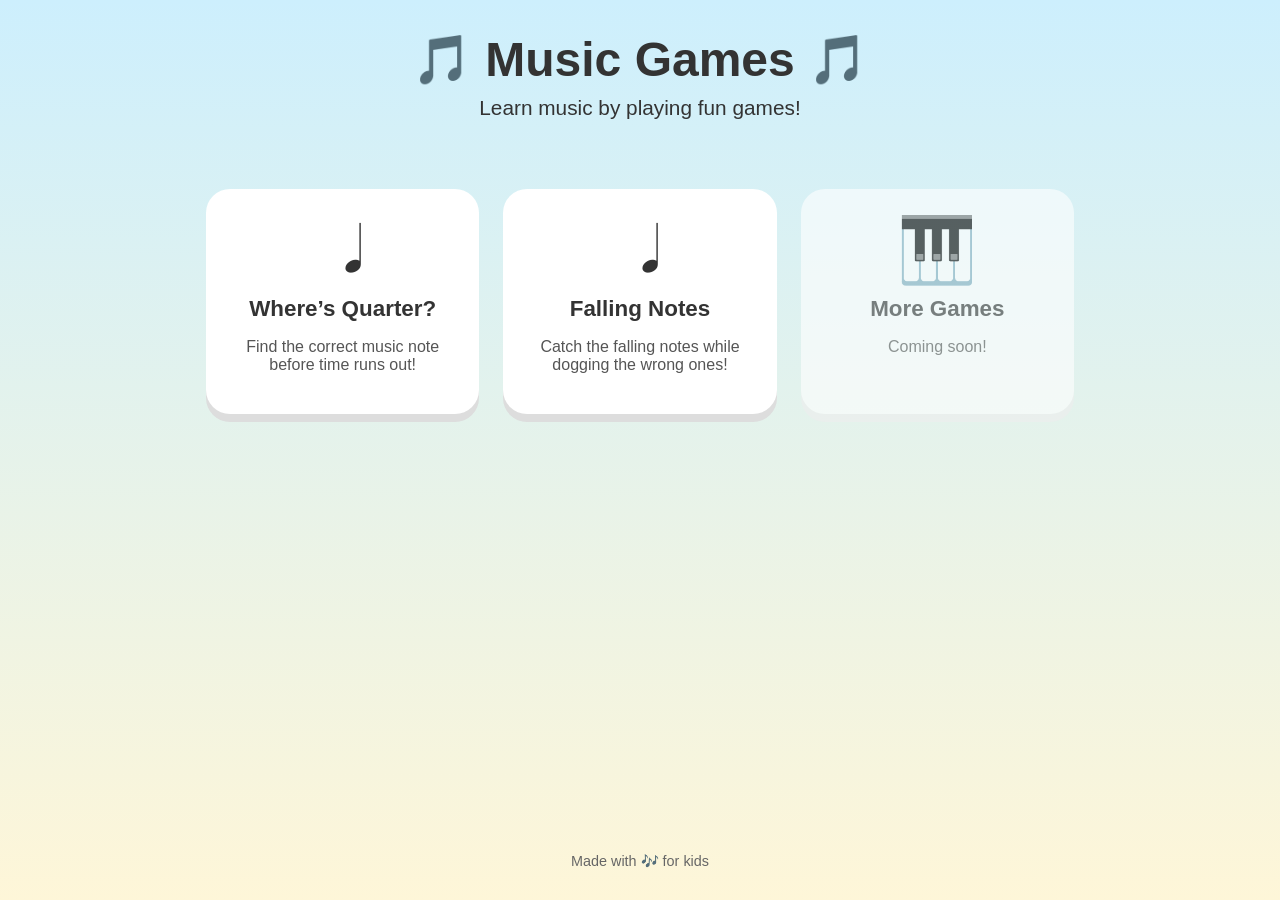
<file: index.html>
<!DOCTYPE html>
<html lang="en">
<head>
  <meta charset="UTF-8" />
  <title>Music Games</title>
  <meta name="viewport" content="width=device-width, initial-scale=1.0" />
  <link rel="stylesheet" href="style.css" />
</head>
<body>
  <header class="hero">
    <h1>🎵 Music Games 🎵</h1>
    <p>Learn music by playing fun games!</p>
  </header>

  <main class="game-grid">
    <a class="game-card" href="games/where-quater/index.html">
      <div class="game-icon">𝅘𝅥</div>
      <h2>Where’s Quarter?</h2>
      <p>Find the correct music note before time runs out!</p>
    </a>

    <a class="game-card" href="games/falling-notes/index.html">
      <div class="game-icon">𝅘𝅥</div>
      <h2>Falling Notes</h2>
      <p>Catch the falling notes while dogging the wrong ones!</p>
    </a>

    <!-- Placeholder for future games -->
    <div class="game-card coming-soon">
      <div class="game-icon">🎹</div>
      <h2>More Games</h2>
      <p>Coming soon!</p>
    </div>
  </main>

  <footer>
    <p>Made with 🎶 for kids</p>
  </footer>
</body>
</html>
</file>
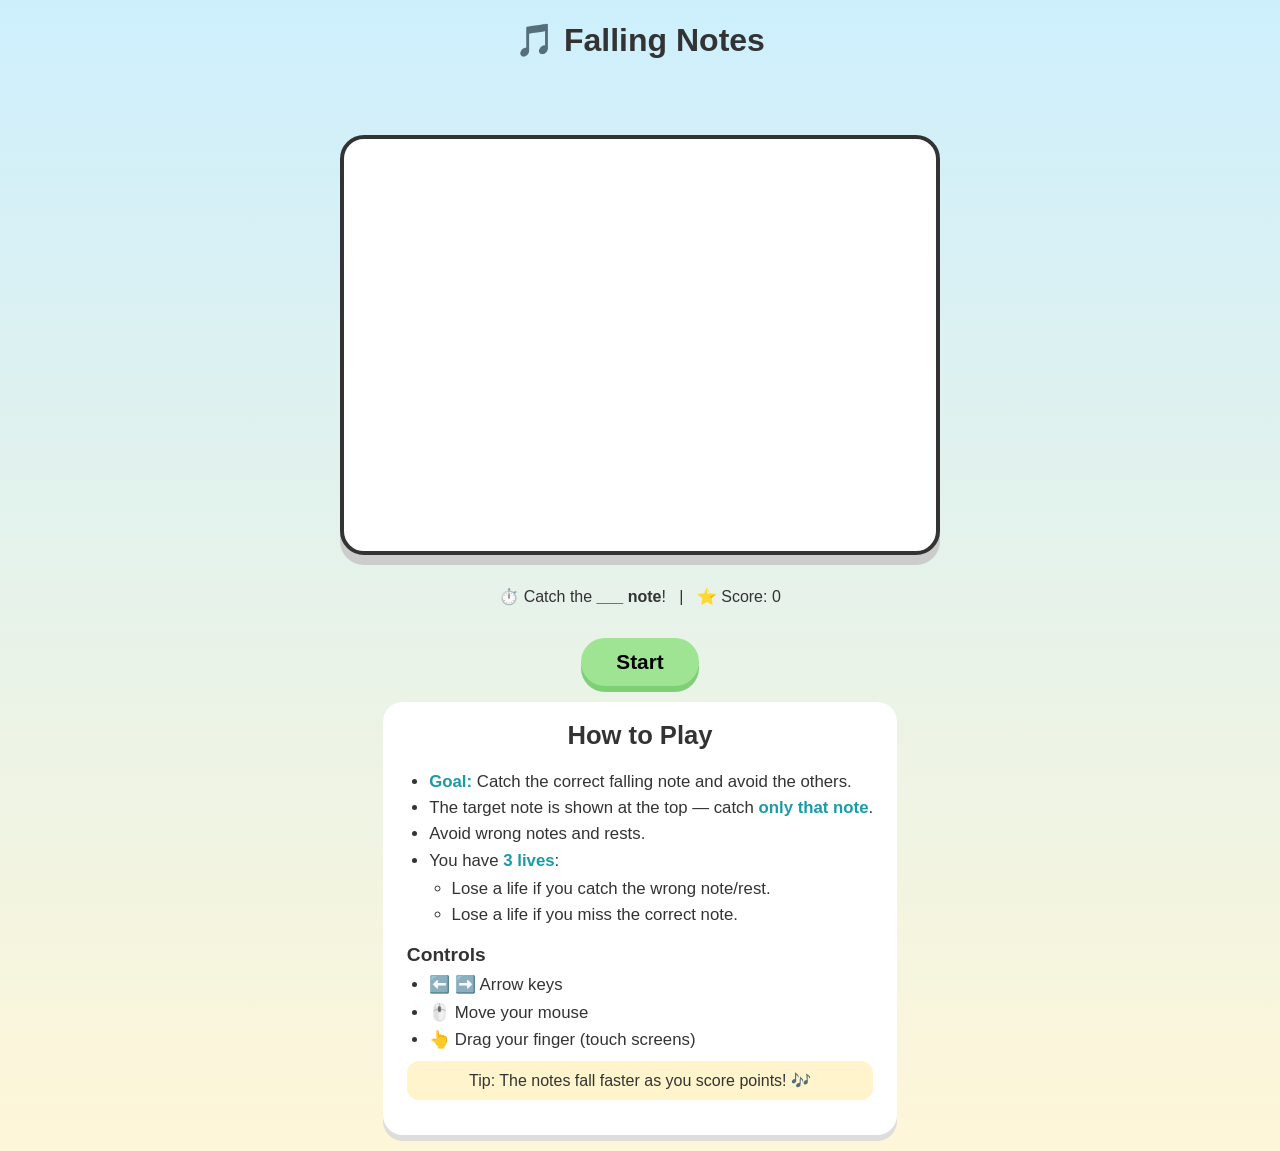
<file: games/falling-notes/index.html>
<!DOCTYPE html>
<html lang="en">

<head>
  <meta charset="UTF-8" />
  <title>Falling Notes</title>
  <meta name="viewport" content="width=device-width, initial-scale=1.0" />

  <link rel="stylesheet" href="../../style.css">
  <link rel="stylesheet" href="style.css">
</head>

<body>
  <h1>🎵 Falling Notes</h1>

  <p id="status"></p>

  <canvas id="canvas"></canvas>

  <p>
    ⏱️ Catch the <strong><span id="target-note">___</span> note</strong>!
    &nbsp; | &nbsp;
    ⭐ Score: <span id="score">0</span>
  </p>

  <button id="start-btn">Start</button>


  <section class="instructions">
    <h2>How to Play</h2>
    <ul>
      <li><strong>Goal:</strong> Catch the correct falling note and avoid the others.</li>
      <li>The target note is shown at the top — catch <strong>only that note</strong>.</li>
      <li>Avoid wrong notes and rests.</li>
      <li>You have <strong>3 lives</strong>:
        <ul>
          <li>Lose a life if you catch the wrong note/rest.</li>
          <li>Lose a life if you miss the correct note.</li>
        </ul>
      </li>
    </ul>

    <h3>Controls</h3>
    <ul>
      <li>⬅️ ➡️ Arrow keys</li>
      <li>🖱️ Move your mouse</li>
      <li>👆 Drag your finger (touch screens)</li>
    </ul>

    <p class="tip">Tip: The notes fall faster as you score points! 🎶</p>
  </section>

  <script src="../../notes.js"></script>
  <script src="game.js" defer></script>
</body>

</html>
</file>
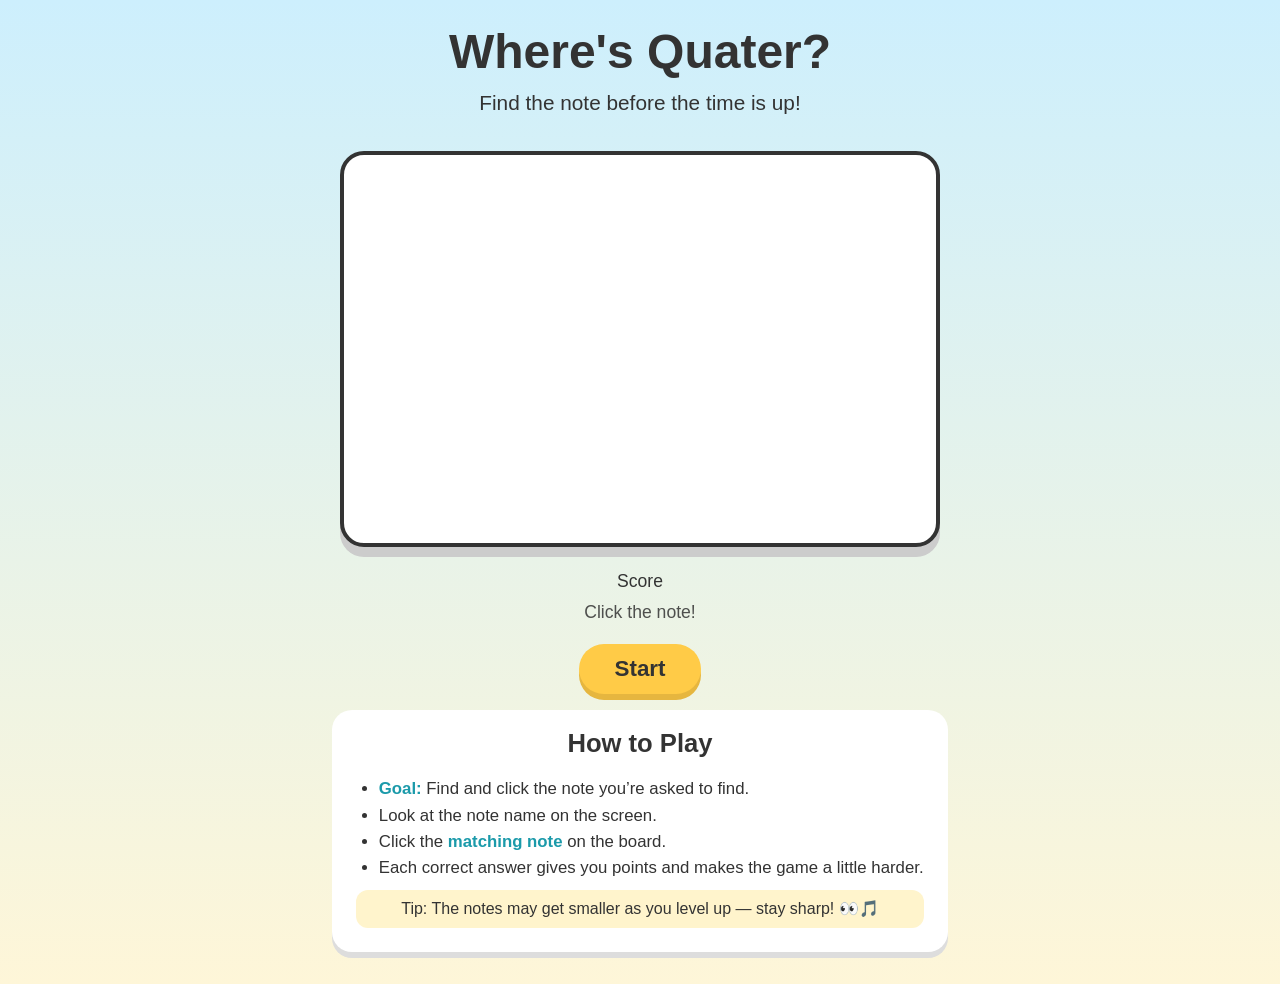
<file: games/where-quater/index.html>
<!DOCTYPE html>
<html lang="en">

<head>
  <meta charset="UTF-8">
  <title>Where's Quater?</title>
  <meta name="viewport" content="width=device-width, initial-scale=1.0">
  <link rel="stylesheet" href="style.css">
  <link rel="stylesheet" href="../../style.css">
</head>

<body>
  <h1>Where's Quater?</h1>

  <p id="status">Find the note before the time is up!</p>

  <canvas id="canvas"></canvas>

  <p><span id="timer"></span> Score <span id="score"></span></p>

  <p class="hint">Click the <span id="note-name"></span> note!</p>
  <button id="start-btn">Start</button>

  <section class="instructions">
    <h2>How to Play</h2>
    <ul>
      <li><strong>Goal:</strong> Find and click the note you’re asked to find.</li>
      <li>Look at the note name on the screen.</li>
      <li>Click the <strong>matching note</strong> on the board.</li>
      <li>Each correct answer gives you points and makes the game a little harder.</li>
    </ul>
    <p class="tip">Tip: The notes may get smaller as you level up — stay sharp! 👀🎵</p>
  </section>

  <script src="../../notes.js"></script>
  <script src="game.js" defer></script>

</body>

</html>
</file>
<file: style.css>
/* -------------------------------
   Global Reset & Base
-------------------------------- */
* {
  box-sizing: border-box;
}

body {
  margin: 0;
  min-height: 100vh;
  font-family: "Comic Sans MS", "Trebuchet MS", sans-serif;
  background: linear-gradient(180deg, #cdeffd, #fef6d8);
  color: #333;
  display: flex;
  flex-direction: column;
  align-items: center;
}

/* -------------------------------
   Header / Hero
-------------------------------- */
.hero {
  text-align: center;
  padding: 2rem 1rem;
}

.hero h1 {
  font-size: 3rem;
  margin: 0;
}

.hero p {
  font-size: 1.3rem;
  margin-top: 0.5rem;
}

/* -------------------------------
   Game Grid
-------------------------------- */
.game-grid {
  width: 100%;
  max-width: 900px;
  padding: 1rem;
  display: grid;
  grid-template-columns: repeat(auto-fit, minmax(220px, 1fr));
  gap: 1.5rem;
}

/* -------------------------------
   Game Card
-------------------------------- */
.game-card {
  background: white;
  border-radius: 24px;
  padding: 1.5rem;
  text-align: center;
  text-decoration: none;
  color: inherit;
  box-shadow: 0 8px 0 #ddd;
  transition: transform 0.15s ease, box-shadow 0.15s ease;
}

.game-card:hover {
  transform: translateY(-6px);
  box-shadow: 0 14px 0 #ccc;
}

.game-card:active {
  transform: translateY(2px);
  box-shadow: 0 4px 0 #ccc;
}

/* -------------------------------
   Icons & Text
-------------------------------- */
.game-icon {
  font-size: 4rem;
  margin-bottom: 0.5rem;
}

.game-card h2 {
  margin: 0.5rem 0;
  font-size: 1.4rem;
}

.game-card p {
  font-size: 1rem;
  color: #555;
}

/* -------------------------------
   Coming Soon
-------------------------------- */
.coming-soon {
  opacity: 0.6;
  cursor: default;
  box-shadow: 0 8px 0 #eee;
}

.coming-soon:hover {
  transform: none;
}

/* -------------------------------
   Instructions (NEW)
-------------------------------- */
.instructions {
  background: white;
  border-radius: 20px;
  padding: 1.2rem 1.5rem;
  margin: 1rem auto;
  max-width: 700px;
  box-shadow: 0 6px 0 #ddd;
  text-align: left;
}

.instructions h2 {
  margin-top: 0;
  font-size: 1.6rem;
  text-align: center;
}

.instructions h3 {
  margin-bottom: 0.3rem;
  font-size: 1.2rem;
}

.instructions ul {
  padding-left: 1.4rem;
  margin: 0.5rem 0;
}

.instructions li {
  margin-bottom: 0.4rem;
  font-size: 1.05rem;
}

.instructions strong {
  color: #1b9aaa;
}

/* Tip box */
.instructions .tip {
  margin-top: 0.7rem;
  padding: 0.6rem 0.8rem;
  background: #fff4cc;
  border-radius: 12px;
  font-size: 1rem;
  text-align: center;
}

/* -------------------------------
   Footer
-------------------------------- */
footer {
  margin-top: auto;
  padding: 1rem;
  font-size: 0.9rem;
  color: #666;
}
</file>
<file: games/falling-notes/style.css>
canvas {
  display: block;
  margin: 1rem auto;
  background: #ffffff;
  border-radius: 24px;
  border: 4px solid #333;
  box-shadow: 0 10px 0 #ccc;
  width: min(90vw, 600px);
  height: 420px;
}

#status {
  font-size: 1.2rem;
}

#start-btn {
  margin-top: 1rem;
  padding: 0.75rem 2.2rem;
  font-size: 1.3rem;
  border-radius: 999px;
  border: none;
  background: #9ee493;
  font-weight: bold;
  cursor: pointer;
  box-shadow: 0 6px 0 #7fcf77;
}

#start-btn:active {
  transform: translateY(4px);
  box-shadow: 0 2px 0 #7fcf77;
}

@keyframes shake {
  0% { transform: translateX(0); }
  20% { transform: translateX(-8px); }
  40% { transform: translateX(8px); }
  60% { transform: translateX(-6px); }
  80% { transform: translateX(6px); }
  100% { transform: translateX(0); }
}

canvas.shake {
  animation: shake 0.3s;
}
</file>
<file: games/where-quater/style.css>
/* --------------------------------
   Page Base
-------------------------------- */
body {
  font-family: "Comic Sans MS", "Trebuchet MS", system-ui, sans-serif;
  background: linear-gradient(180deg, #fef6e4, #e3f6ff);
  text-align: center;
  margin: 0;
  padding: 1rem;
  color: #333;
}

/* --------------------------------
   Title
-------------------------------- */
h1 {
  font-size: clamp(2rem, 5vw, 3rem);
  margin: 0.5rem 0 0.25rem;
}

/* --------------------------------
   Status Text
-------------------------------- */
#status {
  font-size: 1.3rem;
  margin: 0.5rem 0;
  min-height: 1.6em;
}

/* --------------------------------
   Canvas
-------------------------------- */
canvas {
  display: block;
  margin: 1.2rem auto;
  background: white;
  border-radius: 24px;
  border: 4px solid #333;
  box-shadow: 0 10px 0 #ccc;
  width: min(90vw, 600px);
  height: calc(min(90vw, 600px) * 0.66);
  touch-action: manipulation;
}

/* --------------------------------
   Timer / Score Bar
-------------------------------- */
p {
  font-size: 1.1rem;
  margin: 0.3rem 0;
}

#timer {
  font-weight: bold;
  color: #d7263d;
}

#score {
  font-weight: bold;
  color: #1b9aaa;
}

/* --------------------------------
   Hint Text
-------------------------------- */
.hint {
  font-size: 1.1rem;
  opacity: 0.85;
}

#note-name {
  font-weight: bold;
  text-transform: capitalize;
}

/* --------------------------------
   Start Button
-------------------------------- */
#start-btn {
  margin-top: 1rem;
  padding: 0.75rem 2.2rem;
  font-size: 1.4rem;
  border-radius: 999px;
  border: none;
  background: #ffcb47;
  color: #333;
  font-weight: bold;
  cursor: pointer;
  box-shadow: 0 6px 0 #e6b63f;
  transition: transform 0.1s ease, box-shadow 0.1s ease;
}

#start-btn:hover {
  transform: translateY(-2px);
  box-shadow: 0 8px 0 #e6b63f;
}

#start-btn:active {
  transform: translateY(4px);
  box-shadow: 0 2px 0 #e6b63f;
}

/* --------------------------------
   Mobile Tweaks
-------------------------------- */
@media (max-width: 480px) {
  #start-btn {
    width: 80%;
  }

  canvas {
    height: calc(90vw * 0.75);
  }
}
</file>
